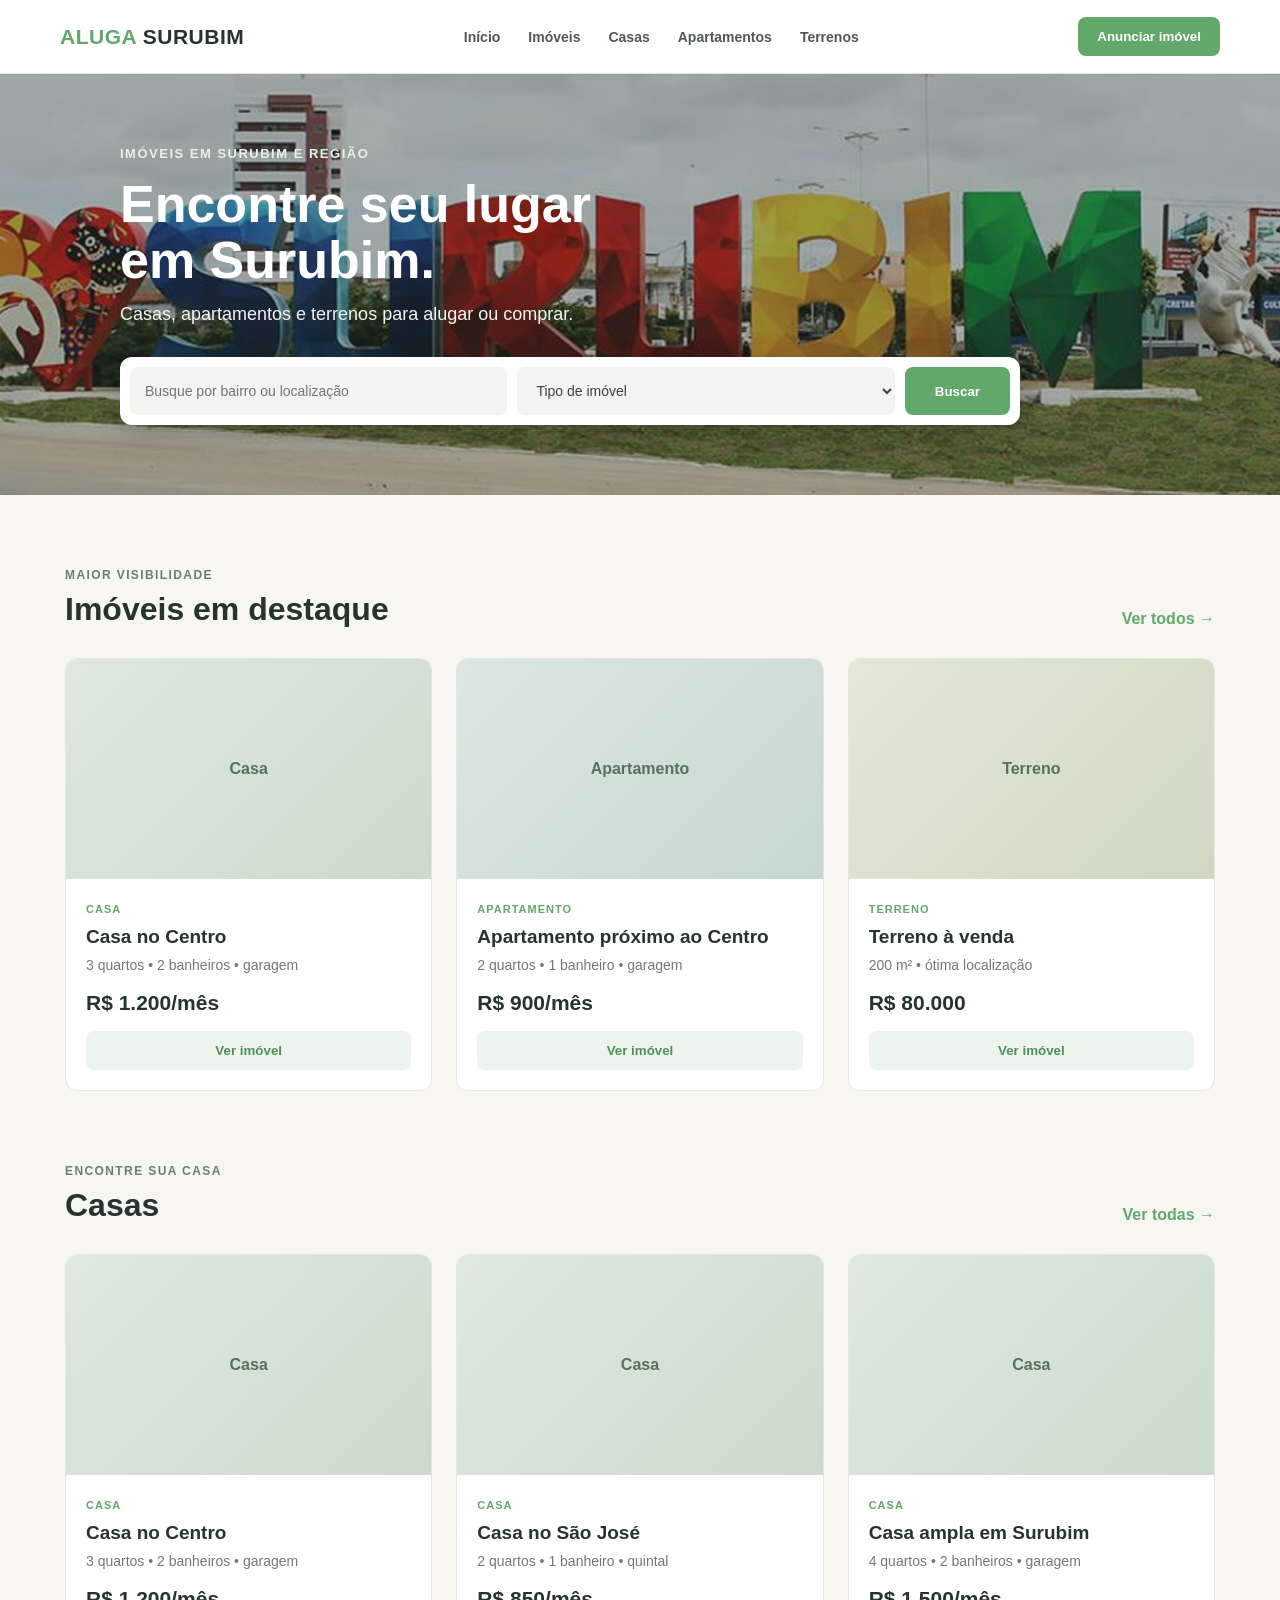
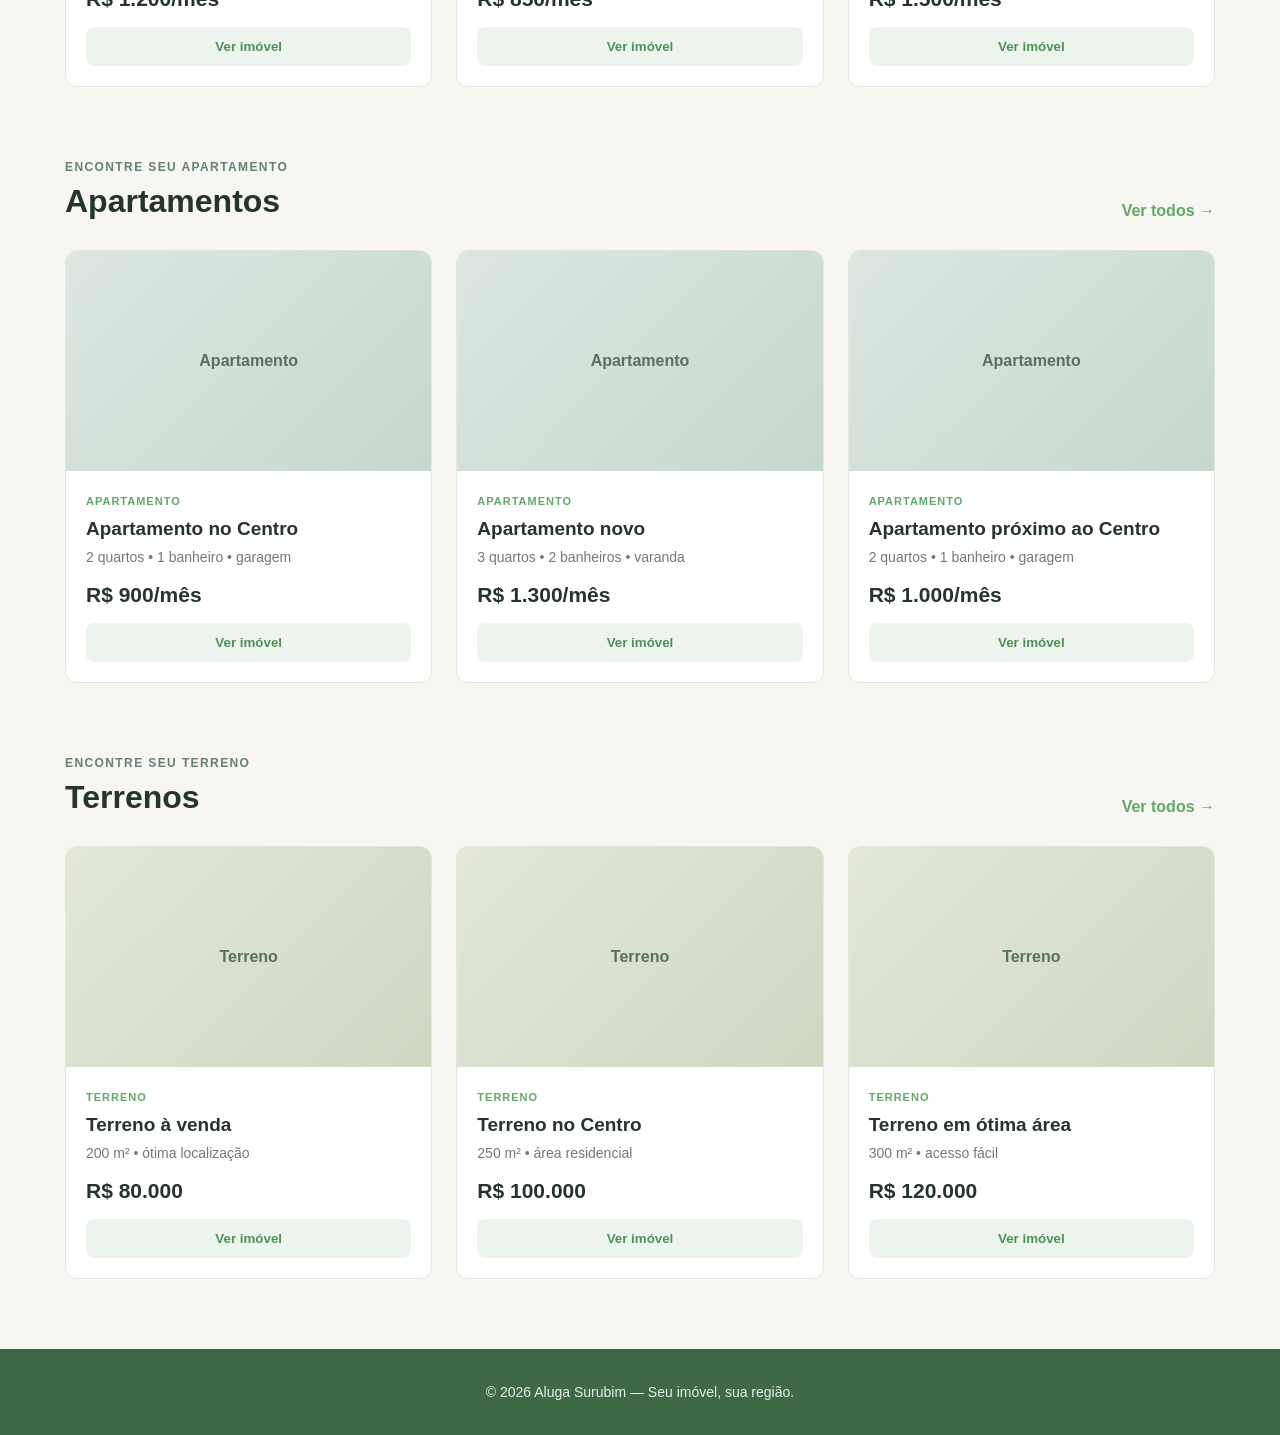
<file: trabalho html/index.html>
<!DOCTYPE html>
<html lang="pt-BR">

<head>
    <meta charset="UTF-8">
    <meta name="viewport" content="width=device-width, initial-scale=1.0">

    <title>Aluga Surubim</title>

    <link rel="stylesheet" href="style.css">
</head>

<body>

    <!-- CABEÇALHO -->

    <header>

        <div class="logo">
            <span>ALUGA</span> SURUBIM
        </div>

        <nav>
            <a href="#">Início</a>
            <a href="#">Imóveis</a>
            <a href="#">Casas</a>
            <a href="#">Apartamentos</a>
            <a href="#">Terrenos</a>
        </nav>

        <button class="botao-anunciar">
            Anunciar imóvel
        </button>

    </header>


    <main>

        <!-- =========================
             BANNER PRINCIPAL
        ========================= -->

        <section class="hero">

            <div class="hero-conteudo">

                <span class="subtitulo">
                    IMÓVEIS EM SURUBIM E REGIÃO
                </span>

                <h1>
                    Encontre seu lugar
                    em Surubim.
                </h1>

                <p>
                    Casas, apartamentos e terrenos
                    para alugar ou comprar.
                </p>


                <!-- BUSCA -->

                <div class="busca">

                    <input
                        type="text"
                        placeholder="Busque por bairro ou localização"
                    >

                    <select>

                        <option value="">
                            Tipo de imóvel
                        </option>

                        <option value="casa">
                            Casa
                        </option>

                        <option value="apartamento">
                            Apartamento
                        </option>

                        <option value="terreno">
                            Terreno
                        </option>

                    </select>

                    <button>
                        Buscar
                    </button>

                </div>

            </div>

        </section>


        <!-- =========================
             IMÓVEIS EM DESTAQUE
        ========================= -->

        <section class="imoveis">

            <div class="titulo-secao">

                <div>

                    <span>
                        MAIOR VISIBILIDADE
                    </span>

                    <h2>
                        Imóveis em destaque
                    </h2>

                </div>

                <a href="#">
                    Ver todos →
                </a>

            </div>


            <div class="cards">

                <!-- CARD -->

                <article class="card">

                    <div class="imagem-imovel casa">
                        Casa
                    </div>

                    <div class="card-conteudo">

                        <span class="tipo">
                            CASA
                        </span>

                        <h3>
                            Casa no Centro
                        </h3>

                        <p>
                            3 quartos • 2 banheiros • garagem
                        </p>

                        <strong>
                            R$ 1.200/mês
                        </strong>

                        <button>
                            Ver imóvel
                        </button>

                    </div>

                </article>


                <!-- CARD -->

                <article class="card">

                    <div class="imagem-imovel apartamento">
                        Apartamento
                    </div>

                    <div class="card-conteudo">

                        <span class="tipo">
                            APARTAMENTO
                        </span>

                        <h3>
                            Apartamento próximo ao Centro
                        </h3>

                        <p>
                            2 quartos • 1 banheiro • garagem
                        </p>

                        <strong>
                            R$ 900/mês
                        </strong>

                        <button>
                            Ver imóvel
                        </button>

                    </div>

                </article>


                <!-- CARD -->

                <article class="card">

                    <div class="imagem-imovel terreno">
                        Terreno
                    </div>

                    <div class="card-conteudo">

                        <span class="tipo">
                            TERRENO
                        </span>

                        <h3>
                            Terreno à venda
                        </h3>

                        <p>
                            200 m² • ótima localização
                        </p>

                        <strong>
                            R$ 80.000
                        </strong>

                        <button>
                            Ver imóvel
                        </button>

                    </div>

                </article>

            </div>

        </section>


        <!-- =========================
             CASAS
        ========================= -->

        <section class="imoveis">

            <div class="titulo-secao">

                <div>

                    <span>
                        ENCONTRE SUA CASA
                    </span>

                    <h2>
                        Casas
                    </h2>

                </div>

                <a href="#">
                    Ver todas →
                </a>

            </div>


            <div class="cards">

                <article class="card">

                    <div class="imagem-imovel casa">
                        Casa
                    </div>

                    <div class="card-conteudo">

                        <span class="tipo">
                            CASA
                        </span>

                        <h3>
                            Casa no Centro
                        </h3>

                        <p>
                            3 quartos • 2 banheiros • garagem
                        </p>

                        <strong>
                            R$ 1.200/mês
                        </strong>

                        <button>
                            Ver imóvel
                        </button>

                    </div>

                </article>


                <article class="card">

                    <div class="imagem-imovel casa">
                        Casa
                    </div>

                    <div class="card-conteudo">

                        <span class="tipo">
                            CASA
                        </span>

                        <h3>
                            Casa no São José
                        </h3>

                        <p>
                            2 quartos • 1 banheiro • quintal
                        </p>

                        <strong>
                            R$ 850/mês
                        </strong>

                        <button>
                            Ver imóvel
                        </button>

                    </div>

                </article>


                <article class="card">

                    <div class="imagem-imovel casa">
                        Casa
                    </div>

                    <div class="card-conteudo">

                        <span class="tipo">
                            CASA
                        </span>

                        <h3>
                            Casa ampla em Surubim
                        </h3>

                        <p>
                            4 quartos • 2 banheiros • garagem
                        </p>

                        <strong>
                            R$ 1.500/mês
                        </strong>

                        <button>
                            Ver imóvel
                        </button>

                    </div>

                </article>

            </div>

        </section>


        <!-- =========================
             APARTAMENTOS
        ========================= -->

        <section class="imoveis">

            <div class="titulo-secao">

                <div>

                    <span>
                        ENCONTRE SEU APARTAMENTO
                    </span>

                    <h2>
                        Apartamentos
                    </h2>

                </div>

                <a href="#">
                    Ver todos →
                </a>

            </div>


            <div class="cards">

                <article class="card">

                    <div class="imagem-imovel apartamento">
                        Apartamento
                    </div>

                    <div class="card-conteudo">

                        <span class="tipo">
                            APARTAMENTO
                        </span>

                        <h3>
                            Apartamento no Centro
                        </h3>

                        <p>
                            2 quartos • 1 banheiro • garagem
                        </p>

                        <strong>
                            R$ 900/mês
                        </strong>

                        <button>
                            Ver imóvel
                        </button>

                    </div>

                </article>


                <article class="card">

                    <div class="imagem-imovel apartamento">
                        Apartamento
                    </div>

                    <div class="card-conteudo">

                        <span class="tipo">
                            APARTAMENTO
                        </span>

                        <h3>
                            Apartamento novo
                        </h3>

                        <p>
                            3 quartos • 2 banheiros • varanda
                        </p>

                        <strong>
                            R$ 1.300/mês
                        </strong>

                        <button>
                            Ver imóvel
                        </button>

                    </div>

                </article>


                <article class="card">

                    <div class="imagem-imovel apartamento">
                        Apartamento
                    </div>

                    <div class="card-conteudo">

                        <span class="tipo">
                            APARTAMENTO
                        </span>

                        <h3>
                            Apartamento próximo ao Centro
                        </h3>

                        <p>
                            2 quartos • 1 banheiro • garagem
                        </p>

                        <strong>
                            R$ 1.000/mês
                        </strong>

                        <button>
                            Ver imóvel
                        </button>

                    </div>

                </article>

            </div>

        </section>


        <!-- =========================
             TERRENOS
        ========================= -->

        <section class="imoveis">

            <div class="titulo-secao">

                <div>

                    <span>
                        ENCONTRE SEU TERRENO
                    </span>

                    <h2>
                        Terrenos
                    </h2>

                </div>

                <a href="#">
                    Ver todos →
                </a>

            </div>


            <div class="cards">

                <article class="card">

                    <div class="imagem-imovel terreno">
                        Terreno
                    </div>

                    <div class="card-conteudo">

                        <span class="tipo">
                            TERRENO
                        </span>

                        <h3>
                            Terreno à venda
                        </h3>

                        <p>
                            200 m² • ótima localização
                        </p>

                        <strong>
                            R$ 80.000
                        </strong>

                        <button>
                            Ver imóvel
                        </button>

                    </div>

                </article>


                <article class="card">

                    <div class="imagem-imovel terreno">
                        Terreno
                    </div>

                    <div class="card-conteudo">

                        <span class="tipo">
                            TERRENO
                        </span>

                        <h3>
                            Terreno no Centro
                        </h3>

                        <p>
                            250 m² • área residencial
                        </p>

                        <strong>
                            R$ 100.000
                        </strong>

                        <button>
                            Ver imóvel
                        </button>

                    </div>

                </article>


                <article class="card">

                    <div class="imagem-imovel terreno">
                        Terreno
                    </div>

                    <div class="card-conteudo">

                        <span class="tipo">
                            TERRENO
                        </span>

                        <h3>
                            Terreno em ótima área
                        </h3>

                        <p>
                            300 m² • acesso fácil
                        </p>

                        <strong>
                            R$ 120.000
                        </strong>

                        <button>
                            Ver imóvel
                        </button>

                    </div>

                </article>

            </div>

        </section>

    </main>


    <!-- RODAPÉ -->

    <footer>

        <p>
            © 2026 Aluga Surubim — Seu imóvel, sua região.
        </p>

    </footer>

</body>

</html>
</file>
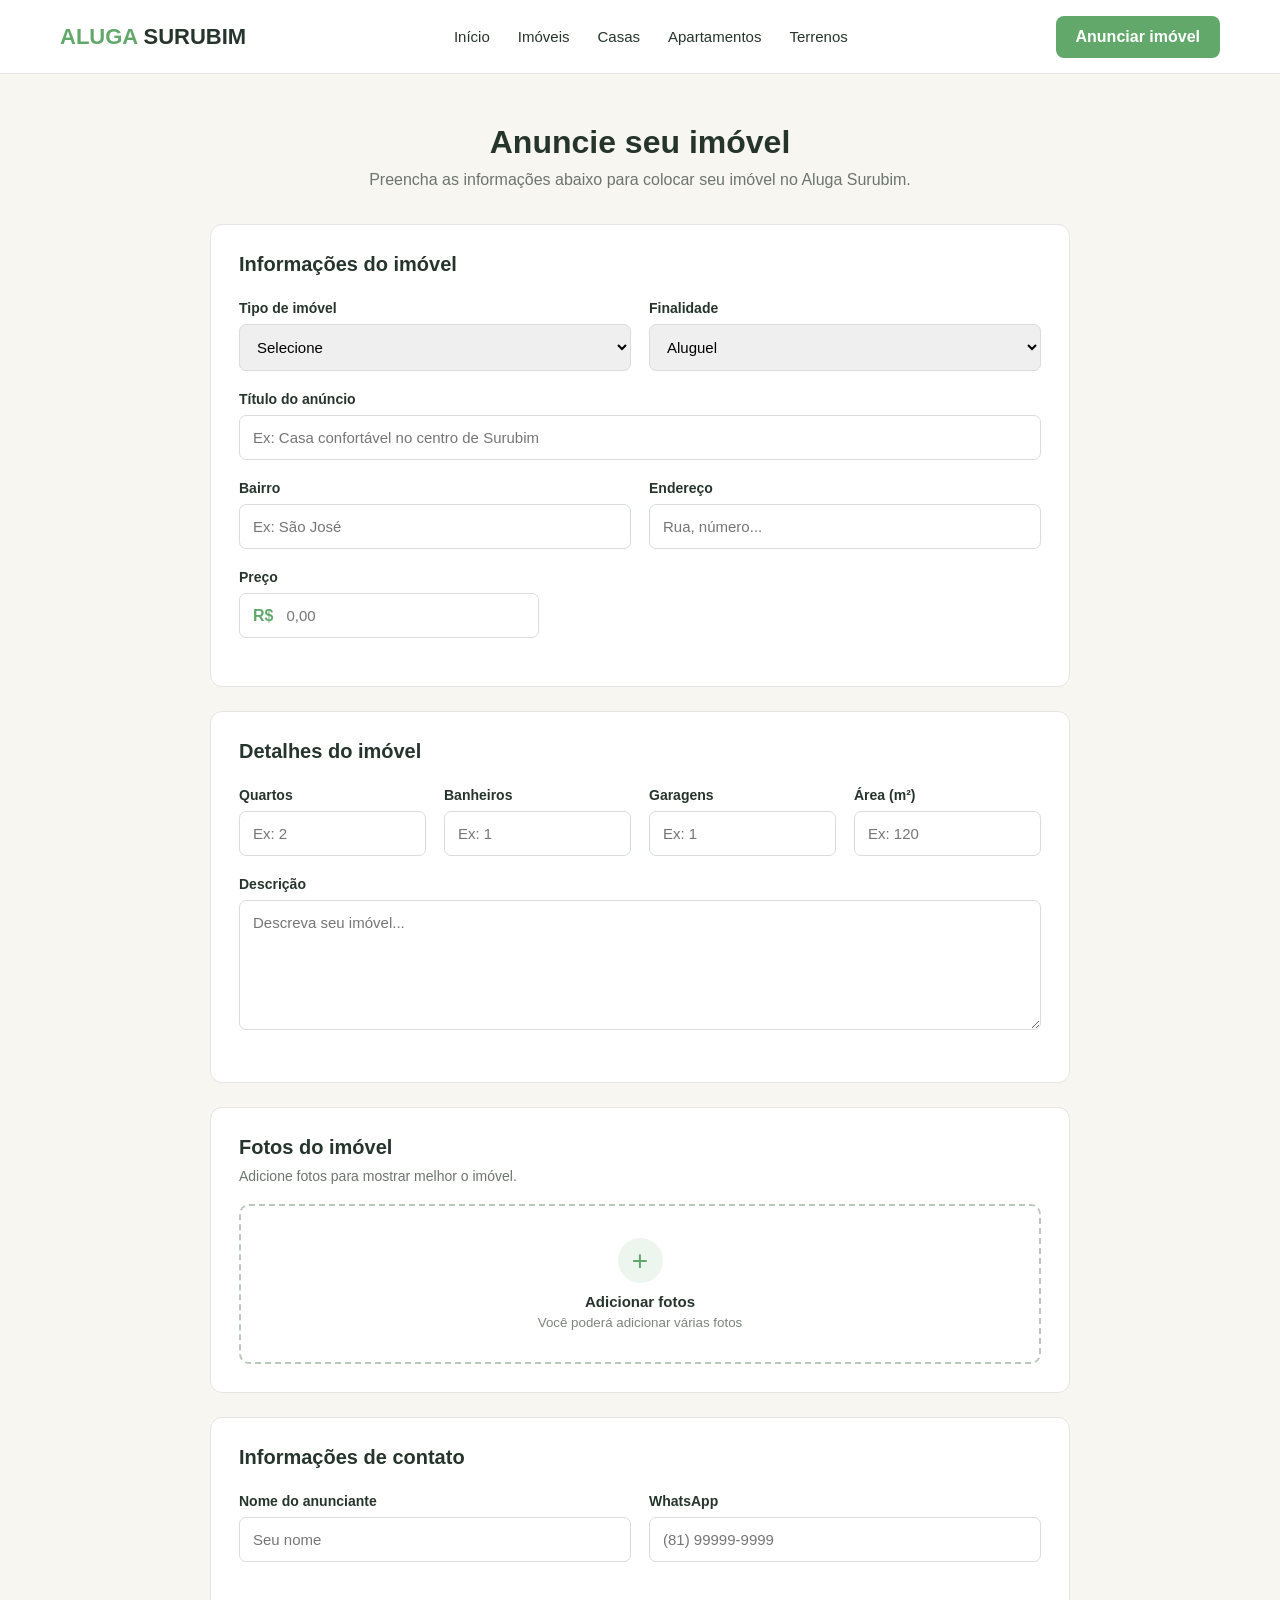
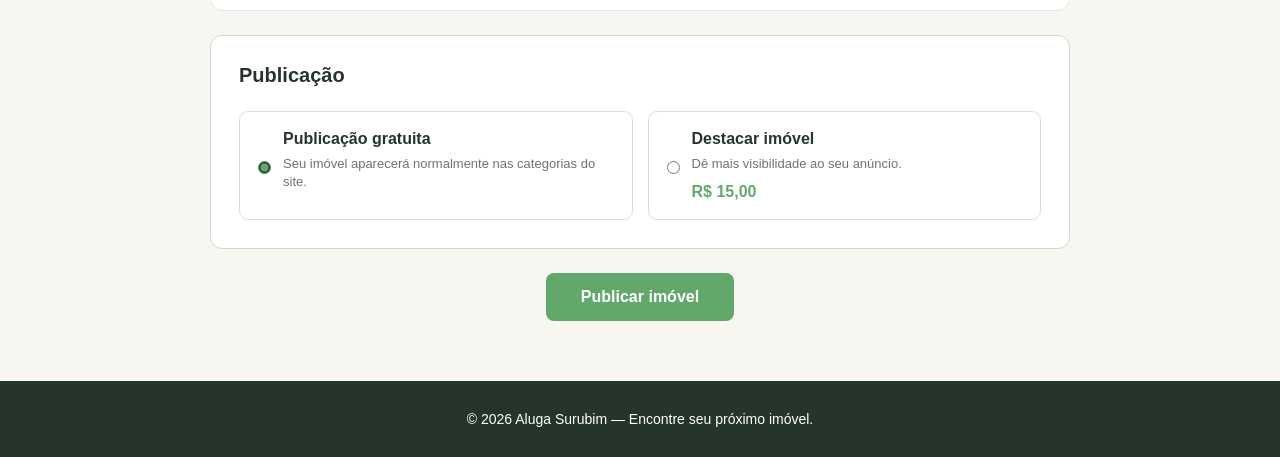
<file: trabalho html/anunciar.html>
<!DOCTYPE html>
<html lang="pt-BR">

<head>
    <meta charset="UTF-8">
    <meta name="viewport" content="width=device-width, initial-scale=1.0">

    <title>Anunciar imóvel | Aluga Surubim</title>

    <link rel="stylesheet" href="anunciar.css">
</head>

<body>

    <!-- CABEÇALHO -->
    <header>

        <div class="logo">
            ALUGA <span>SURUBIM</span>
        </div>

        <nav>
            <a href="index.html">Início</a>
            <a href="index.html#imoveis">Imóveis</a>
            <a href="index.html#casas">Casas</a>
            <a href="index.html#apartamentos">Apartamentos</a>
            <a href="index.html#terrenos">Terrenos</a>
        </nav>

        <a href="anunciar.html" class="botao-anunciar">
            Anunciar imóvel
        </a>

    </header>


    <!-- CONTEÚDO PRINCIPAL -->
    <main>

        <div class="cabecalho-pagina">
            <h1>Anuncie seu imóvel</h1>

            <p>
                Preencha as informações abaixo para colocar seu imóvel
                no Aluga Surubim.
            </p>
        </div>


        <!-- FORMULÁRIO -->
        <form class="formulario">


            <!-- INFORMAÇÕES DO IMÓVEL -->
            <section class="bloco-formulario">

                <h2>Informações do imóvel</h2>

                <div class="linha">

                    <div class="campo">
                        <label for="tipo">Tipo de imóvel</label>

                        <select id="tipo" name="tipo">
                            <option value="">Selecione</option>
                            <option value="casa">Casa</option>
                            <option value="apartamento">Apartamento</option>
                            <option value="terreno">Terreno</option>
                        </select>
                    </div>


                    <div class="campo">
                        <label for="finalidade">Finalidade</label>

                        <select id="finalidade" name="finalidade">
                            <option value="aluguel">Aluguel</option>
                            <option value="venda">Venda</option>
                        </select>
                    </div>

                </div>


                <div class="campo">
                    <label for="titulo">Título do anúncio</label>

                    <input
                        type="text"
                        id="titulo"
                        name="titulo"
                        placeholder="Ex: Casa confortável no centro de Surubim"
                    >
                </div>


                <div class="linha">

                    <div class="campo">
                        <label for="bairro">Bairro</label>

                        <input
                            type="text"
                            id="bairro"
                            name="bairro"
                            placeholder="Ex: São José"
                        >
                    </div>


                    <div class="campo">
                        <label for="endereco">Endereço</label>

                        <input
                            type="text"
                            id="endereco"
                            name="endereco"
                            placeholder="Rua, número..."
                        >
                    </div>

                </div>


                <div class="campo campo-preco">
                    <label for="preco">Preço</label>

                    <div class="input-preco">
                        <span>R$</span>

                        <input
                            type="number"
                            id="preco"
                            name="preco"
                            placeholder="0,00"
                        >
                    </div>
                </div>

            </section>


            <!-- DETALHES -->
            <section class="bloco-formulario">

                <h2>Detalhes do imóvel</h2>

                <div class="linha">

                    <div class="campo">
                        <label for="quartos">Quartos</label>

                        <input
                            type="number"
                            id="quartos"
                            name="quartos"
                            min="0"
                            placeholder="Ex: 2"
                        >
                    </div>


                    <div class="campo">
                        <label for="banheiros">Banheiros</label>

                        <input
                            type="number"
                            id="banheiros"
                            name="banheiros"
                            min="0"
                            placeholder="Ex: 1"
                        >
                    </div>


                    <div class="campo">
                        <label for="garagens">Garagens</label>

                        <input
                            type="number"
                            id="garagens"
                            name="garagens"
                            min="0"
                            placeholder="Ex: 1"
                        >
                    </div>


                    <div class="campo">
                        <label for="area">Área (m²)</label>

                        <input
                            type="number"
                            id="area"
                            name="area"
                            min="0"
                            placeholder="Ex: 120"
                        >
                    </div>

                </div>


                <div class="campo">
                    <label for="descricao">Descrição</label>

                    <textarea
                        id="descricao"
                        name="descricao"
                        placeholder="Descreva seu imóvel..."
                    ></textarea>
                </div>

            </section>


            <!-- FOTOS -->
            <section class="bloco-formulario">

                <h2>Fotos do imóvel</h2>

                <p class="texto-ajuda">
                    Adicione fotos para mostrar melhor o imóvel.
                </p>

                <label for="fotos" class="area-fotos">

                    <span class="icone-foto">+</span>

                    <strong>Adicionar fotos</strong>

                    <small>
                        Você poderá adicionar várias fotos
                    </small>

                </label>

                <input
                    type="file"
                    id="fotos"
                    name="fotos"
                    accept="image/*"
                    multiple
                    hidden
                >

            </section>


            <!-- CONTATO -->
            <section class="bloco-formulario">

                <h2>Informações de contato</h2>

                <div class="linha">

                    <div class="campo">
                        <label for="nome">Nome do anunciante</label>

                        <input
                            type="text"
                            id="nome"
                            name="nome"
                            placeholder="Seu nome"
                        >
                    </div>


                    <div class="campo">
                        <label for="whatsapp">WhatsApp</label>

                        <input
                            type="tel"
                            id="whatsapp"
                            name="whatsapp"
                            placeholder="(81) 99999-9999"
                        >
                    </div>

                </div>

            </section>


            <!-- PUBLICAÇÃO -->
            <section class="bloco-formulario destaque">

                <h2>Publicação</h2>

                <div class="opcoes-publicacao">

                    <label class="opcao">

                        <input
                            type="radio"
                            name="publicacao"
                            value="gratuito"
                            checked
                        >

                        <div>
                            <strong>Publicação gratuita</strong>

                            <p>
                                Seu imóvel aparecerá normalmente
                                nas categorias do site.
                            </p>
                        </div>

                    </label>


                    <label class="opcao">

                        <input
                            type="radio"
                            name="publicacao"
                            value="destaque"
                        >

                        <div>
                            <strong>Destacar imóvel</strong>

                            <p>
                                Dê mais visibilidade ao seu anúncio.
                            </p>

                            <span class="preco-destaque">
                                R$ 15,00
                            </span>
                        </div>

                    </label>

                </div>

            </section>


            <!-- BOTÃO -->
            <div class="area-botao">

                <button type="submit">
                    Publicar imóvel
                </button>

            </div>

        </form>

    </main>


    <!-- RODAPÉ -->
    <footer>

        <p>
            © 2026 Aluga Surubim — Encontre seu próximo imóvel.
        </p>

    </footer>

<script src="anunciar.js"></script>
</body>


</html>
</file>
<file: trabalho html/style.css>
* {
    margin: 0;
    padding: 0;
    box-sizing: border-box;
}

body {
    font-family: Arial, sans-serif;
    background: #f7f6f1;
    color: #26352c;
}


/* =========================
   CABEÇALHO
========================= */

header {
    height: 74px;
    display: flex;
    align-items: center;
    justify-content: space-between;
    padding: 0 60px;
    background: white;
    border-bottom: 1px solid #e5e5df;
}

.logo {
    font-size: 21px;
    font-weight: 800;
    letter-spacing: 0.5px;
    color: #26352c;
}

.logo span {
    color: #62A86B;
}

nav {
    display: flex;
    gap: 28px;
}

nav a {
    text-decoration: none;
    color: #4d5a51;
    font-size: 14px;
    font-weight: 600;
}

nav a:hover {
    color: #62A86B;
}

.botao-anunciar {
    border: none;
    background: #62A86B;
    color: white;
    padding: 12px 19px;
    border-radius: 8px;
    font-weight: 600;
    cursor: pointer;
}

.botao-anunciar:hover {
    background: #518F5A;
}


/* =========================
   BANNER
========================= */

.hero {
    min-height: 400px;
    position: relative;

    display: flex;
    align-items: center;

    background-image:
        linear-gradient(
            rgba(32, 48, 38, 0.38),
            rgba(32, 48, 38, 0.38)
        ),
        url("imagens/surubim.png.jpg");

    background-size: cover;
    background-position: center;

    color: white;
}

.hero-conteudo {
    width: 1100px;
    margin: auto;
    padding: 70px 30px;
}

.subtitulo {
    font-size: 13px;
    font-weight: 700;
    letter-spacing: 1.5px;
    color: #e9f1e9;
}

.hero h1 {
    max-width: 560px;
    font-size: 52px;
    line-height: 1.08;
    margin-top: 14px;
    margin-bottom: 16px;
}

.hero p {
    font-size: 18px;
    color: #f2f5f2;
    margin-bottom: 32px;
}


/* =========================
   BUSCA
========================= */

.busca {
    max-width: 900px;
    background: white;
    padding: 10px;
    border-radius: 12px;

    display: flex;
    gap: 10px;

    box-shadow: 0 10px 30px rgba(0, 0, 0, 0.18);
}

.busca input,
.busca select {
    flex: 1;

    border: none;
    outline: none;

    padding: 15px;

    border-radius: 8px;

    background: #f1f4ef;

    color: #39453e;

    font-size: 14px;
}

.busca button {
    border: none;

    padding: 0 30px;

    border-radius: 8px;

    background: #62A86B;

    color: white;

    font-weight: 700;

    cursor: pointer;
}

.busca button:hover {
    background: #518F5A;
}


/* =========================
   SEÇÕES DE IMÓVEIS
========================= */

.imoveis {
    max-width: 1200px;

    margin: 70px auto;

    padding: 0 25px;
}

.titulo-secao {
    display: flex;
    align-items: end;
    justify-content: space-between;

    margin-bottom: 30px;
}

.titulo-secao span {
    font-size: 12px;

    letter-spacing: 1.4px;

    font-weight: 700;

    color: #66816d;
}

.titulo-secao h2 {
    font-size: 32px;

    margin-top: 8px;

    color: #26352c;
}

.titulo-secao a {
    color: #62A86B;

    text-decoration: none;

    font-weight: 700;
}


/* =========================
   CARDS
========================= */

.cards {
    display: grid;

    grid-template-columns: repeat(3, 1fr);

    gap: 24px;
}

.card {
    background: white;

    border: 1px solid #e5e6df;

    border-radius: 12px;

    overflow: hidden;

    transition: 0.25s;
}

.card:hover {
    transform: translateY(-4px);

    box-shadow:
        0 12px 30px rgba(55, 80, 60, 0.1);
}


/* =========================
   IMAGEM DOS IMÓVEIS
========================= */

.imagem-imovel {
    height: 220px;

    position: relative;

    display: flex;
    align-items: center;
    justify-content: center;

    color: #58715e;

    font-weight: 700;

    overflow: hidden;
}


/* Casa */

.imagem-imovel.casa {
    background:
        linear-gradient(
            135deg,
            #dfe9df,
            #cbdacb
        );
}


/* Apartamento */

.imagem-imovel.apartamento {
    background:
        linear-gradient(
            135deg,
            #dce7e2,
            #c6d8cd
        );
}


/* Terreno */

.imagem-imovel.terreno {
    background:
        linear-gradient(
            135deg,
            #e3e8d9,
            #ced8c3
        );
}


/* =========================
   ETIQUETA DE DESTAQUE
========================= */

.etiqueta-destaque {
    position: absolute;

    top: 14px;
    left: 14px;

    padding: 7px 10px;

    border-radius: 6px;

    background: #62A86B;

    color: white;

    font-size: 11px;

    font-weight: 800;

    letter-spacing: 0.5px;
}


/* =========================
   CONTEÚDO DOS CARDS
========================= */

.card-conteudo {
    padding: 20px;
}

.tipo {
    font-size: 11px;

    font-weight: 800;

    letter-spacing: 1px;

    color: #62A86B;
}

.card h3 {
    font-size: 19px;

    margin: 9px 0;
}

.card p {
    color: #727a74;

    font-size: 14px;

    margin-bottom: 18px;
}

.card strong {
    display: block;

    color: #26352c;

    font-size: 21px;

    margin-bottom: 16px;
}

.card button {
    width: 100%;

    padding: 12px;

    border: none;

    border-radius: 8px;

    background: #edf4ed;

    color: #518F5A;

    font-weight: 700;

    cursor: pointer;
}

.card button:hover {
    background: #deebdf;
}


/* =========================
   RODAPÉ
========================= */

footer {
    padding: 35px;

    text-align: center;

    background: #3f6847;

    color: #e7f0e8;

    font-size: 14px;
}


/* =========================
   CELULAR
========================= */

@media (max-width: 850px) {

    header {
        padding: 0 20px;
    }

    nav {
        display: none;
    }

    .hero {
        min-height: 550px;
    }

    .hero-conteudo {
        width: 100%;

        padding: 60px 25px;
    }

    .hero h1 {
        font-size: 38px;
    }

    .busca {
        flex-direction: column;
    }

    .busca button {
        padding: 15px;
    }

    .cards {
        grid-template-columns: 1fr;
    }

    .titulo-secao {
        align-items: start;

        flex-direction: column;

        gap: 15px;
    }
}
</file>
<file: trabalho html/anunciar.css>
* {
    margin: 0;
    padding: 0;
    box-sizing: border-box;
}

body {
    font-family: Arial, sans-serif;
    background: #f7f6f1;
    color: #26352c;
}


/* =========================
   CABEÇALHO
========================= */

header {
    height: 74px;
    padding: 0 60px;

    display: flex;
    align-items: center;
    justify-content: space-between;

    background: white;
    border-bottom: 1px solid #e5e5e5;
}

.logo {
    font-size: 22px;
    font-weight: bold;
    color: #62A86B;
}

.logo span {
    color: #26352c;
}

nav {
    display: flex;
    gap: 28px;
}

nav a {
    text-decoration: none;
    color: #26352c;
    font-size: 15px;
}

nav a:hover {
    color: #62A86B;
}

.botao-anunciar {
    text-decoration: none;
    background: #62A86B;
    color: white;

    padding: 12px 20px;
    border-radius: 8px;

    font-weight: bold;
}

.botao-anunciar:hover {
    background: #4f9459;
}


/* =========================
   CONTEÚDO
========================= */

main {
    max-width: 900px;
    margin: 50px auto;
    padding: 0 20px;
}

.cabecalho-pagina {
    text-align: center;
    margin-bottom: 35px;
}

.cabecalho-pagina h1 {
    font-size: 32px;
    margin-bottom: 10px;
}

.cabecalho-pagina p {
    color: #6c756e;
    font-size: 16px;
}


/* =========================
   BLOCOS DO FORMULÁRIO
========================= */

.bloco-formulario {
    background: white;

    padding: 28px;
    margin-bottom: 24px;

    border-radius: 12px;

    border: 1px solid #e5e5e5;
}

.bloco-formulario h2 {
    font-size: 20px;
    margin-bottom: 24px;
}


/* =========================
   CAMPOS
========================= */

.linha {
    display: flex;
    gap: 18px;
}

.campo {
    flex: 1;
    margin-bottom: 20px;
}

.campo label {
    display: block;

    font-size: 14px;
    font-weight: bold;

    margin-bottom: 8px;
}

.campo input,
.campo select,
.campo textarea {
    width: 100%;

    border: 1px solid #d8ddd9;
    border-radius: 7px;

    padding: 13px;

    font-family: Arial, sans-serif;
    font-size: 15px;

    outline: none;
}

.campo input:focus,
.campo select:focus,
.campo textarea:focus {
    border-color: #62A86B;
}

.campo textarea {
    min-height: 130px;
    resize: vertical;
}


/* =========================
   PREÇO
========================= */

.campo-preco {
    max-width: 300px;
}

.input-preco {
    display: flex;
    align-items: center;

    border: 1px solid #d8ddd9;
    border-radius: 7px;

    overflow: hidden;
}

.input-preco span {
    padding-left: 13px;

    font-weight: bold;
    color: #62A86B;
}

.input-preco input {
    border: none;
}


/* =========================
   FOTOS
========================= */

.texto-ajuda {
    color: #6c756e;
    font-size: 14px;

    margin-top: -15px;
    margin-bottom: 20px;
}

.area-fotos {
    min-height: 160px;

    border: 2px dashed #b9c8bb;
    border-radius: 10px;

    display: flex;
    flex-direction: column;
    align-items: center;
    justify-content: center;

    cursor: pointer;

    transition: 0.2s;
}


.preview-foto {
    width: 140px;
    height: 110px;

    object-fit: cover;

    border-radius: 8px;

    margin: 5px;
}
.preview-container {
    position: relative;

    width: 140px;
    height: 110px;

    margin: 5px;
}


.preview-container .preview-foto {
    width: 100%;
    height: 100%;

    object-fit: cover;

    border-radius: 8px;

    margin: 0;
}


.remover-foto {
    position: absolute;

    top: 5px;
    right: 5px;

    width: 25px;
    height: 25px;

    border: none;
    border-radius: 50%;

    background: rgba(0, 0, 0, 0.7);
    color: white;

    font-size: 18px;
    font-weight: bold;

    cursor: pointer;

    display: flex;
    align-items: center;
    justify-content: center;
}


.remover-foto:hover {
    background: #d93636;
}

.area-fotos.com-fotos {
    flex-direction: row;
    flex-wrap: wrap;
    justify-content: flex-start;
    align-content: flex-start;
    padding: 15px;
}


.area-fotos:hover {
    border-color: #62A86B;
    background: #f7faf7;
}

.icone-foto {
    width: 45px;
    height: 45px;

    border-radius: 50%;

    background: #edf6ee;
    color: #62A86B;

    display: flex;
    align-items: center;
    justify-content: center;

    font-size: 28px;

    margin-bottom: 10px;
}

.area-fotos strong {
    font-size: 15px;
}

.area-fotos small {
    color: #7b847d;
    margin-top: 5px;
}


/* =========================
   PUBLICAÇÃO
========================= */

.bloco-formulario.destaque {
    border: 1px solid #cbdcca;
}

.opcoes-publicacao {
    display: flex;
    gap: 15px;
}

.opcao {
    flex: 1;

    display: flex;
    gap: 12px;

    padding: 18px;

    border: 1px solid #d8ddd9;
    border-radius: 9px;

    cursor: pointer;
}

.opcao:hover {
    border-color: #62A86B;
}

.opcao input {
    margin-top: 4px;
    accent-color: #62A86B;
}

.opcao strong {
    display: block;
    margin-bottom: 7px;
}

.opcao p {
    color: #6c756e;
    font-size: 13px;
    line-height: 1.4;
}

.preco-destaque {
    display: inline-block;

    margin-top: 10px;

    color: #62A86B;
    font-weight: bold;
}


/* =========================
   BOTÃO
========================= */

.area-botao {
    text-align: center;
    margin-top: 10px;
}

.area-botao button {
    border: none;

    background: #62A86B;
    color: white;

    padding: 15px 35px;

    border-radius: 8px;

    font-size: 16px;
    font-weight: bold;

    cursor: pointer;
}

.area-botao button:hover {
    background: #4f9459;
}


/* =========================
   RODAPÉ
========================= */

footer {
    margin-top: 60px;
    padding: 30px;

    text-align: center;

    background: #26352c;
    color: white;

    font-size: 14px;
}


/* =========================
   RESPONSIVO
========================= */

@media (max-width: 850px) {

    header {
        padding: 0 20px;
    }

    nav {
        display: none;
    }

    .linha {
        flex-direction: column;
        gap: 0;
    }

    .campo-preco {
        max-width: none;
    }

    .opcoes-publicacao {
        flex-direction: column;
    }

}
</file>
